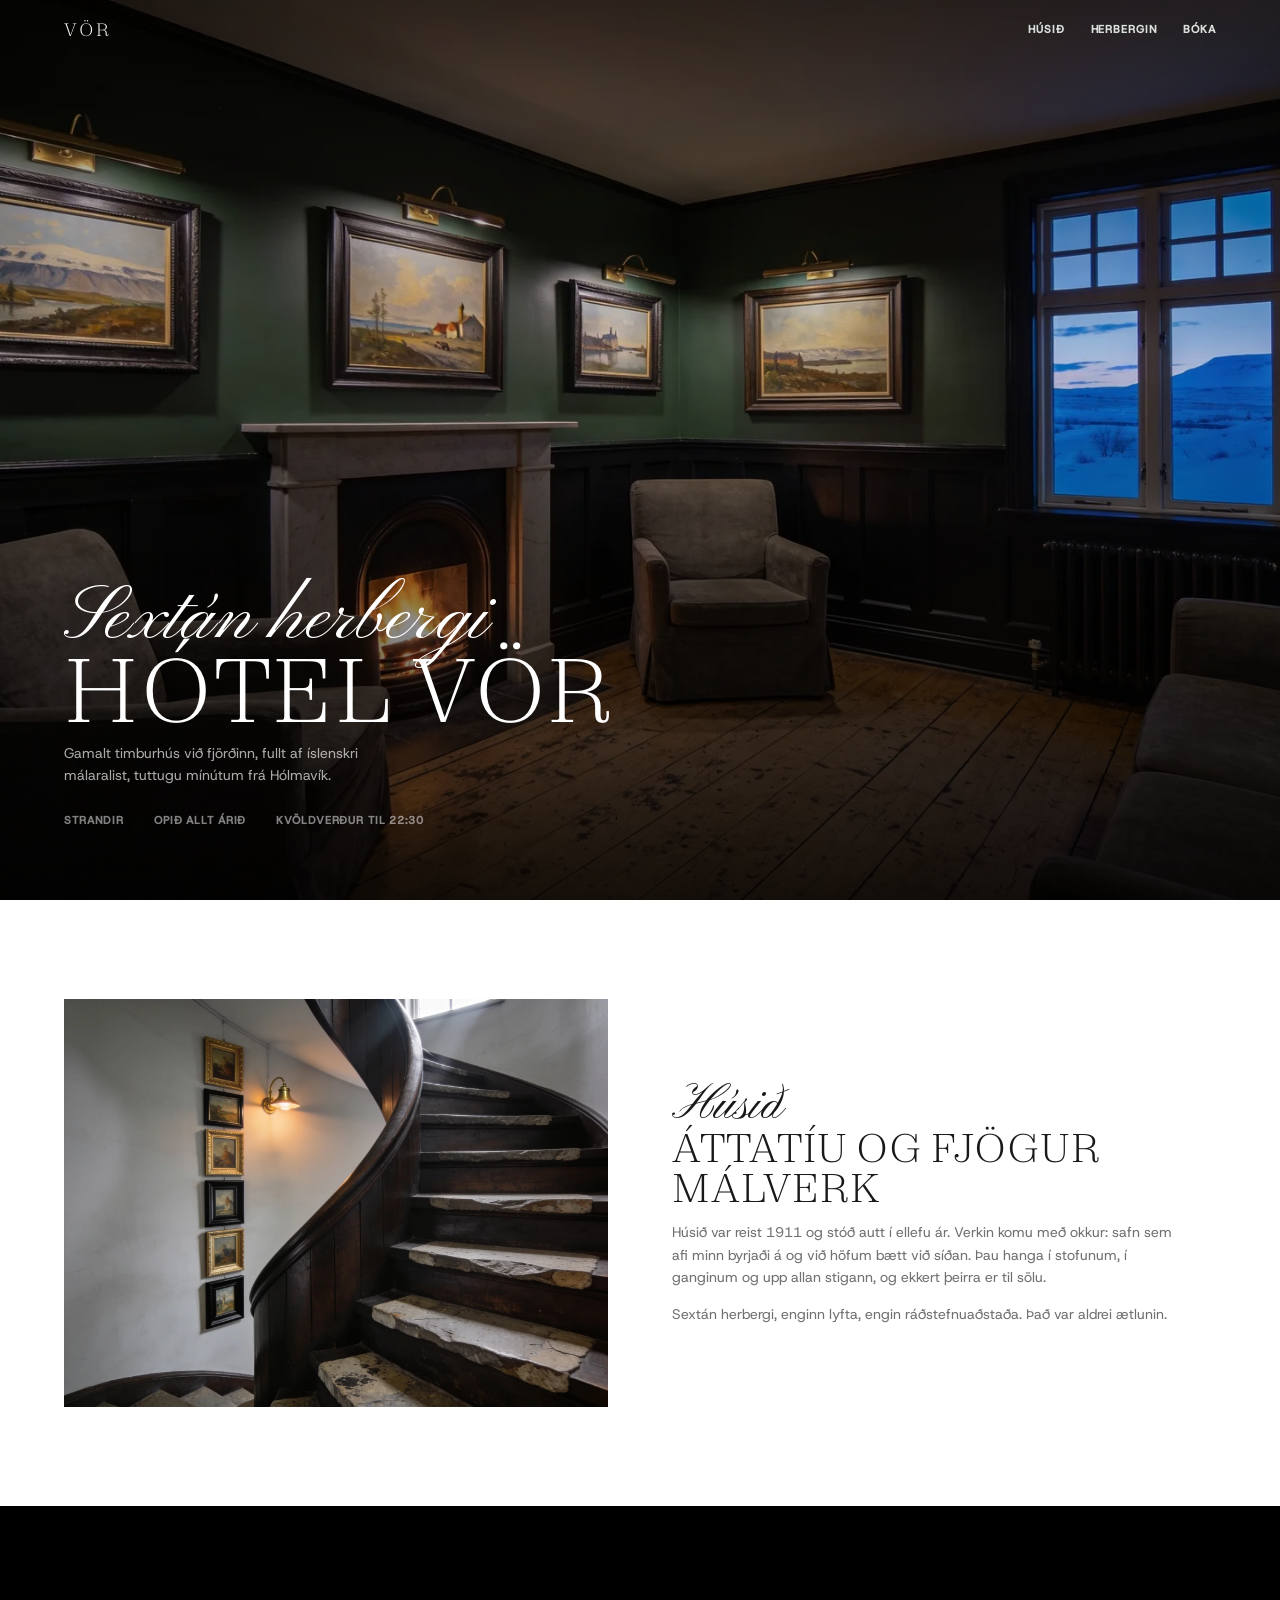
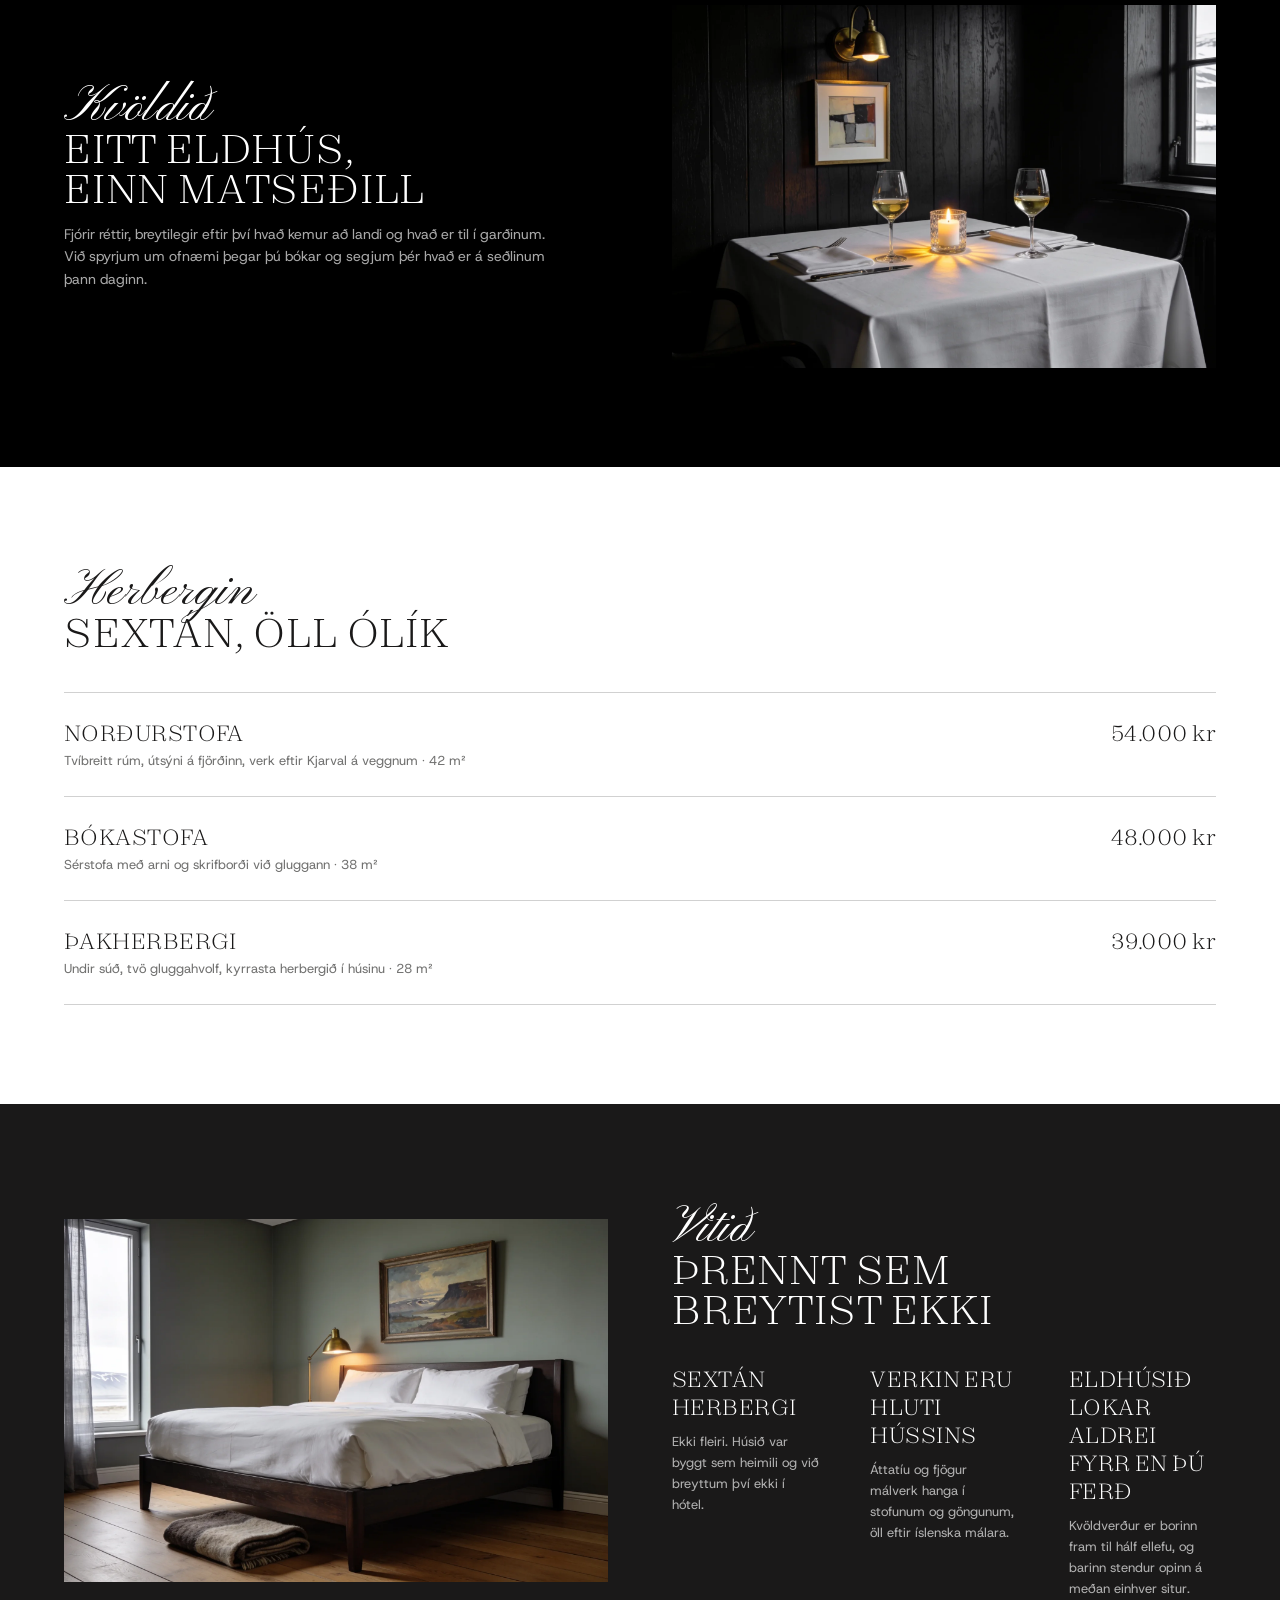
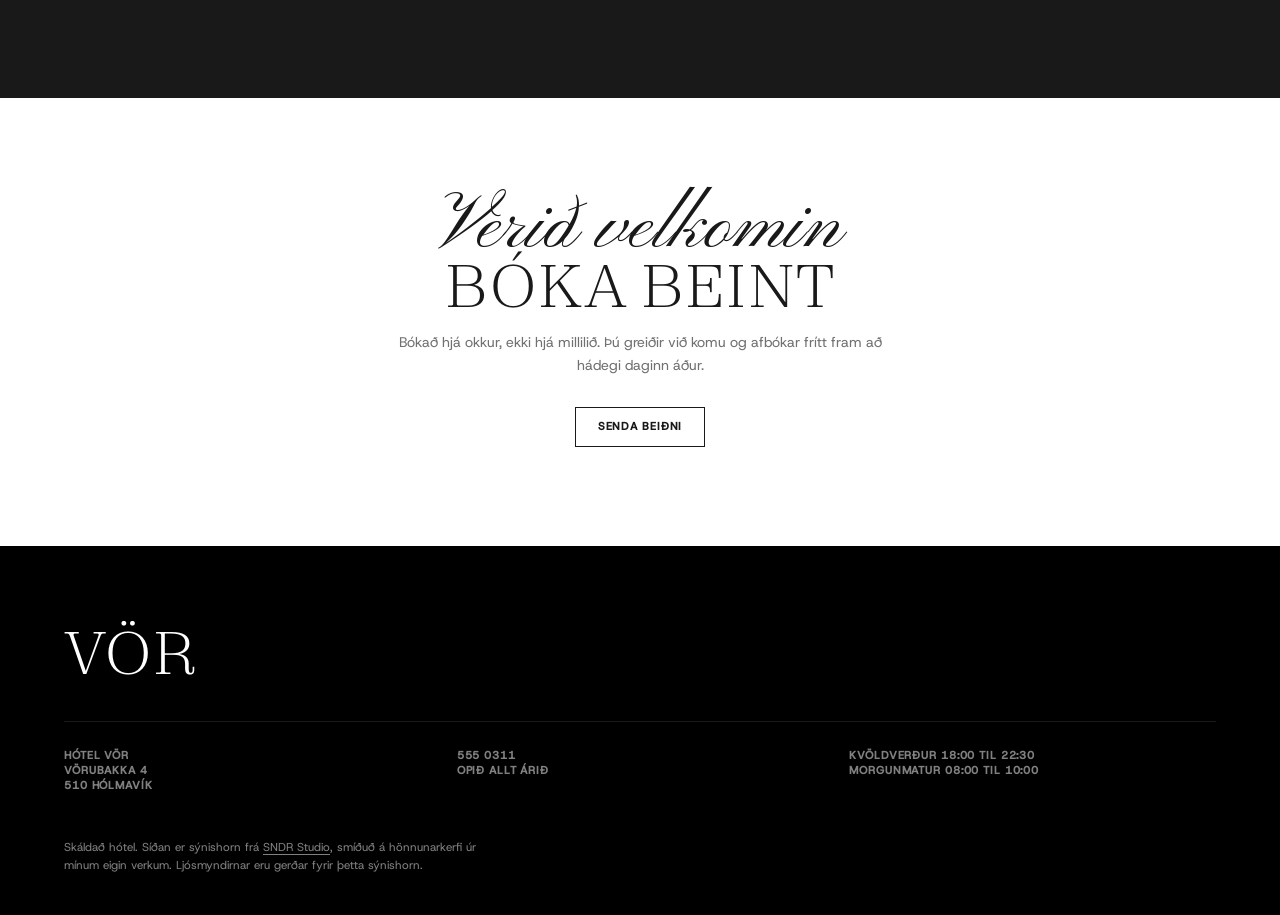
<file: index.html>
<!DOCTYPE html><html lang="is"><head><meta charset="UTF-8"><meta name="viewport" content="width=device-width, initial-scale=1.0, viewport-fit=cover"><meta name="robots" content="noindex, nofollow"><title>Hótel Vör | sýnishorn frá SNDR Studio</title><meta name="description" content="Skáldað hótel, smíðað sem sýnishorn af hvernig lendingarsíða getur litið út."><meta name="theme-color" content="#1A1919"><link rel="icon" href="./favicon.svg" type="image/svg+xml"><link rel="preload" href="./fonts/daemi/Zodiak-Light.woff2" as="font" type="font/woff2" crossorigin><link rel="preload" href="./fonts/daemi/HostGrotesk-500.woff2" as="font" type="font/woff2" crossorigin><link rel="stylesheet" href="./_astro/vor.C9lQSl8n.css"><link rel="icon" type="image/png" sizes="32x32" href="icons/favicon-32.png">
<link rel="icon" type="image/png" sizes="48x48" href="icons/favicon-48.png">
<link rel="apple-touch-icon" sizes="180x180" href="icons/apple-touch-icon.png">
</head><body><header class="hdr"><span class="hdr-name">Vör</span><a class="n" href="#husid" data-opt>Húsið</a><a class="n" href="#herbergi" data-opt>Herbergin</a><a class="n" href="#bord">Bóka</a></header><section class="hero ui-dark"><div class="hero-bg"><img src="./images/vor/hero.webp" width="1800" height="1013" alt="Setustofan í Vör að kvöldi, málverk í röð yfir arninum" fetchpriority="high"></div><div class="hero-in wrap lockup"><p class="text-subtitle">Sextán herbergi</p><h1 class="h0">Hótel Vör</h1><p class="body" style="margin-top: 20px; max-width: 40ch">Gamalt timburhús við fjörðinn, fullt af íslenskri málaralist, tuttugu mínútum frá Hólmavík.</p><p class="hero-meta text-small"><span>Strandir</span><span>Opið allt árið</span><span>Kvöldverður til 22:30</span></p></div></section><section class="section ui-light" id="husid"><div class="wrap split"><figure class="rv" style="aspect-ratio: 4 / 3"><img src="./images/vor/stair.webp" width="1800" height="1350" alt="Stiginn í Vör, málverk þétt upp vegginn" loading="lazy"></figure><div class="lockup"><p class="text-subtitle-small">Húsið</p><h2 class="h2">Áttatíu og fjögur<br>málverk</h2><p class="body" style="margin-top: 20px">Húsið var reist 1911 og stóð autt í ellefu ár. Verkin komu með okkur: safn sem afi minn byrjaði á og við höfum bætt við síðan. Þau hanga í stofunum, í ganginum og upp allan stigann, og ekkert þeirra er til sölu.</p><p class="body" style="margin-top: 14px">Sextán herbergi, enginn lyfta, engin ráðstefnuaðstaða. Það var aldrei ætlunin.</p></div></div></section><section class="section ui-dark ui-background-alt"><div class="wrap split split--r"><figure class="rv" style="aspect-ratio: 3 / 2"><img src="./images/vor/dining.webp" width="1800" height="1200" alt="Kvöldverðarborð í Vör, kertaljós á hvítum dúk" loading="lazy"></figure><div class="lockup"><p class="text-subtitle-small">Kvöldið</p><h2 class="h2">Eitt eldhús,<br>einn matseðill</h2><p class="body" style="margin-top: 20px">Fjórir réttir, breytilegir eftir því hvað kemur að landi og hvað er til í garðinum. Við spyrjum um ofnæmi þegar þú bókar og segjum þér hvað er á seðlinum þann daginn.</p></div></div></section><section class="section ui-light" id="herbergi"><div class="wrap"><div class="lockup"><p class="text-subtitle-small">Herbergin</p><h2 class="h2">Sextán, öll ólík</h2></div><div class="rooms"><article class="room rv"><h3 class="h3">Norðurstofa</h3><span class="room-p">54.000 kr</span><p class="room-d">Tvíbreitt rúm, útsýni á fjörðinn, verk eftir Kjarval á veggnum · 42 m²</p></article><article class="room rv"><h3 class="h3">Bókastofa</h3><span class="room-p">48.000 kr</span><p class="room-d">Sérstofa með arni og skrifborði við gluggann · 38 m²</p></article><article class="room rv"><h3 class="h3">Þakherbergi</h3><span class="room-p">39.000 kr</span><p class="room-d">Undir súð, tvö gluggahvolf, kyrrasta herbergið í húsinu · 28 m²</p></article></div></div></section><section class="section ui-dark"><div class="wrap split"><figure class="rv" style="aspect-ratio: 3 / 2"><img src="./images/vor/room.webp" width="1800" height="1200" alt="Herbergi í Vör, málverk yfir rúminu" loading="lazy"></figure><div><div class="lockup"><p class="text-subtitle-small">Vitið</p><h2 class="h2">Þrennt sem<br>breytist ekki</h2></div><div class="tenets"><div class="tenet rv"><h3 class="h3">Sextán herbergi</h3><p class="body" style="font-size:1.3rem">Ekki fleiri. Húsið var byggt sem heimili og við breyttum því ekki í hótel.</p></div><div class="tenet rv"><h3 class="h3">Verkin eru hluti hússins</h3><p class="body" style="font-size:1.3rem">Áttatíu og fjögur málverk hanga í stofunum og göngunum, öll eftir íslenska málara.</p></div><div class="tenet rv"><h3 class="h3">Eldhúsið lokar aldrei fyrr en þú ferð</h3><p class="body" style="font-size:1.3rem">Kvöldverður er borinn fram til hálf ellefu, og barinn stendur opinn á meðan einhver situr.</p></div></div></div></div></section><section class="section ui-light" id="bord"><div class="wrap" style="text-align: center"><div class="lockup"><p class="text-subtitle">Verið velkomin</p><h2 class="h1">Bóka beint</h2></div><p class="body" style="margin: 22px auto 0">Bókað hjá okkur, ekki hjá millilið. Þú greiðir við komu og afbókar frítt fram að hádegi daginn áður.</p><p style="margin-top: 30px"><a class="btn" href="#bord"><span>Senda beiðni</span></a></p></div></section><footer class="ui-dark ui-background-alt"><div class="wrap"><p class="h1">Vör</p><div class="foot-grid text-small"><div>Hótel Vör<br>Vörubakka 4<br>510 Hólmavík</div><div>555 0311<br>Opið allt árið</div><div>Kvöldverður 18:00 til 22:30<br>Morgunmatur 08:00 til 10:00</div></div><p class="credit">Skáldað hótel. Síðan er sýnishorn frá <a href="https://sndr-studio.pages.dev/">SNDR Studio</a>, smíðuð á hönnunarkerfi úr mínum eigin verkum. Ljósmyndirnar eru gerðar fyrir þetta sýnishorn.</p></div></footer><script type="module">
      const io = new IntersectionObserver(
        (es) => es.forEach((e) => { if (e.isIntersecting) { e.target.classList.add('in'); io.unobserve(e.target) } }),
        { rootMargin: '0px 0px -10% 0px' },
      )
      document.querySelectorAll('.rv').forEach((el) => io.observe(el))
    </script></body></html>
</file>
<file: _astro/vor.C9lQSl8n.css>
@font-face{font-family:Zodiak;src:url(../fonts/daemi/Zodiak-Light.woff2)format("woff2");font-weight:300;font-display:swap}@font-face{font-family:Pinyon;src:url(../fonts/daemi/PinyonScript-latin.woff2)format("woff2");font-weight:400;font-display:swap}@font-face{font-family:Host;src:url(../fonts/daemi/HostGrotesk-400.woff2)format("woff2");font-weight:400;font-display:swap}@font-face{font-family:Host;src:url(../fonts/daemi/HostGrotesk-500.woff2)format("woff2");font-weight:500;font-display:swap}:root{--c-total-black:#000;--c-brand-black:#1a1919;--c-gray:#717170;--c-white:#fff;--spacing:20px;--font-serif:"Zodiak", "TT Ramillas", Georgia, serif;--font-script:"Pinyon", "Altesse Std", cursive;--font-sans:"Host", "TT Commons Pro", Helvetica, Arial, sans-serif;--ease-house:cubic-bezier(.7, 0, .3, 1);--ease-title:cubic-bezier(.29, .52, .5, 1);--d-normal:.4s;--d-slow:1s;--d-block:1.6s;--header-h:60px}@media (width>=1440px) and (height>=700px){:root{--spacing:30px}}@media (width>=2400px){:root{--spacing:40px}}.ui-light{--t-background:#fff;--t-background-alt:#fff;--t-text:#1a1919;--t-heading:#1a1919;--t-primary:#717170;--t-line:#1a191933;--t-small:#1a191980;background:var(--t-background);color:var(--t-text)}.ui-dark{--t-background:#1a1919;--t-background-alt:#000;--t-text:#fff;--t-heading:#fff;--t-primary:#717170;--t-line:#ffffff1a;--t-small:#ffffff80;background:var(--t-background);color:var(--t-text)}.ui-background-alt{background:var(--t-background-alt)}*,:before,:after{box-sizing:border-box}*{margin:0}html{background:var(--c-brand-black);color-scheme:dark;scroll-behavior:smooth;-webkit-text-size-adjust:100%;font-size:10px;overflow-x:clip}body{background:var(--c-brand-black);color:var(--c-white);font-family:var(--font-sans);-webkit-font-smoothing:antialiased;font-size:1.3rem;font-weight:500;line-height:1.23;overflow-x:clip}img{max-width:100%;height:auto;display:block}a{color:inherit;text-decoration:none}button{font:inherit;color:inherit;cursor:pointer;background:0 0;border:0}:focus-visible{outline-offset:4px;outline:1px solid}.section{padding-block:clamp(72px,11vh,150px);display:flow-root;position:relative}.section--full{flex-direction:column;justify-content:flex-end;min-height:100svh;display:flex}.wrap{width:100%;max-width:1520px;margin-inline:auto;padding-inline:clamp(20px,5vw,64px)}.h0,.h1,.h2,.h3,h1,h2{font-family:var(--font-serif);letter-spacing:.02em;text-transform:uppercase;color:var(--t-heading);font-weight:300}.h0{font-size:clamp(4.8rem,8vw,9rem);line-height:1}.h1,h1{font-size:clamp(3.6rem,5.4vw,6rem);line-height:1.083}.h2,h2{font-size:clamp(2.8rem,3.8vw,4rem);line-height:1}.h3{font-size:clamp(2rem,2.2vw,2.2rem);line-height:1.27}.h0:before,.h1:before,.h2:before,.h3:before,h1:before,h2:before{content:"";margin-top:-.12em;display:block}.h0:after,.h1:after,.h2:after,.h3:after,h1:after,h2:after{content:"";margin-bottom:-.14em;display:block}.text-subtitle{font-family:var(--font-script);letter-spacing:0;text-transform:none;color:var(--t-heading);font-size:clamp(4.4rem,6vw,8rem);font-weight:400;line-height:1}.text-subtitle-small{font-family:var(--font-script);text-transform:none;font-size:clamp(3.4rem,4vw,5rem);font-weight:400;line-height:1.2}.text-subtitle:before,.text-subtitle-small:before{content:"";margin-top:-.08em;display:block}.text-subtitle:after,.text-subtitle-small:after{content:"";margin-bottom:-.19em;display:block}.lockup .text-subtitle,.lockup .text-subtitle-small{margin-bottom:-.02em}.text-small{font-family:var(--font-sans);letter-spacing:.08em;text-transform:uppercase;color:var(--t-small);font-size:1.1rem;font-weight:600;line-height:1.36}.body{color:var(--t-primary);max-width:56ch;font-size:1.4rem;font-weight:400;line-height:1.62}.ui-dark .body{color:#ffffffa8}.btn{letter-spacing:.08em;text-transform:uppercase;min-height:40px;transition:background var(--d-normal) var(--ease-house), color var(--d-normal) var(--ease-house);border:1px solid;align-items:center;padding:0 22px;font-size:1.1rem;font-weight:600;display:inline-flex}@media (hover:hover) and (pointer:fine){.btn:hover{background:currentColor}.btn:hover span{color:var(--t-background)}}.hdr{z-index:20;height:var(--header-h);mix-blend-mode:difference;color:#fff;align-items:center;gap:26px;padding-inline:clamp(20px,5vw,64px);display:flex;position:fixed;inset:0 0 auto}.hdr-name{font-family:var(--font-serif);letter-spacing:.18em;text-transform:uppercase;margin-right:auto;font-size:1.8rem;font-weight:300}.hdr a.n{letter-spacing:.08em;text-transform:uppercase;font-size:1.1rem;font-weight:600}@media (width<=760px){.hdr a.n[data-opt]{display:none}}.hero{align-items:end;min-height:100svh;display:grid;position:relative;overflow:hidden}.hero-bg{position:absolute;inset:0}.hero-bg img{object-fit:cover;width:100%;height:100%}.hero:after{content:"";background:linear-gradient(#00000080 0%,#0000001a 40%,#000000d1 100%);position:absolute;inset:0}.hero-in{z-index:1;padding-bottom:clamp(40px,8vh,90px);position:relative}.hero-meta{flex-wrap:wrap;gap:10px 30px;margin-top:26px;display:flex}.split{align-items:center;gap:clamp(26px,5vw,80px);display:grid}@media (width>=900px){.split{grid-template-columns:minmax(0,1fr) minmax(0,1fr)}.split--r>figure{order:2}}figure{margin:0;overflow:hidden}figure img{object-fit:cover;width:100%;height:100%}.rooms{border-top:1px solid var(--t-line);margin-top:clamp(30px,5vh,56px)}.room{border-bottom:1px solid var(--t-line);grid-template-columns:minmax(0,1fr) auto;align-items:baseline;gap:6px 24px;padding:clamp(20px,3vh,32px) 0;display:grid}.room-d{color:var(--t-primary);grid-column:1/-1;max-width:52ch;font-size:1.3rem;font-weight:400}.room-p{font-family:var(--font-serif);letter-spacing:.02em;font-size:2.2rem;font-weight:300}.tenets{gap:clamp(24px,4vw,56px);margin-top:clamp(30px,5vh,56px);display:grid}@media (width>=860px){.tenets{grid-template-columns:repeat(3,1fr)}}.tenet h3{margin-bottom:12px}.rv{opacity:0;transition:opacity var(--d-block) var(--ease-title), transform var(--d-block) var(--ease-title);transform:translateY(18px)}.rv.in{opacity:1;transform:none}footer{padding-block:clamp(60px,9vh,110px) 40px}.foot-grid{border-top:1px solid var(--t-line);gap:26px;margin-top:clamp(30px,5vh,56px);padding-top:26px;display:grid}@media (width>=760px){.foot-grid{grid-template-columns:repeat(3,1fr)}}.credit{color:var(--t-small);max-width:60ch;margin-top:clamp(28px,5vh,50px);font-size:1.15rem;font-weight:400;line-height:1.6}.credit a{text-underline-offset:3px;text-decoration:underline}@media (prefers-reduced-motion:reduce){html{scroll-behavior:auto}.rv{opacity:1;transition:none;transform:none}}
</file>
